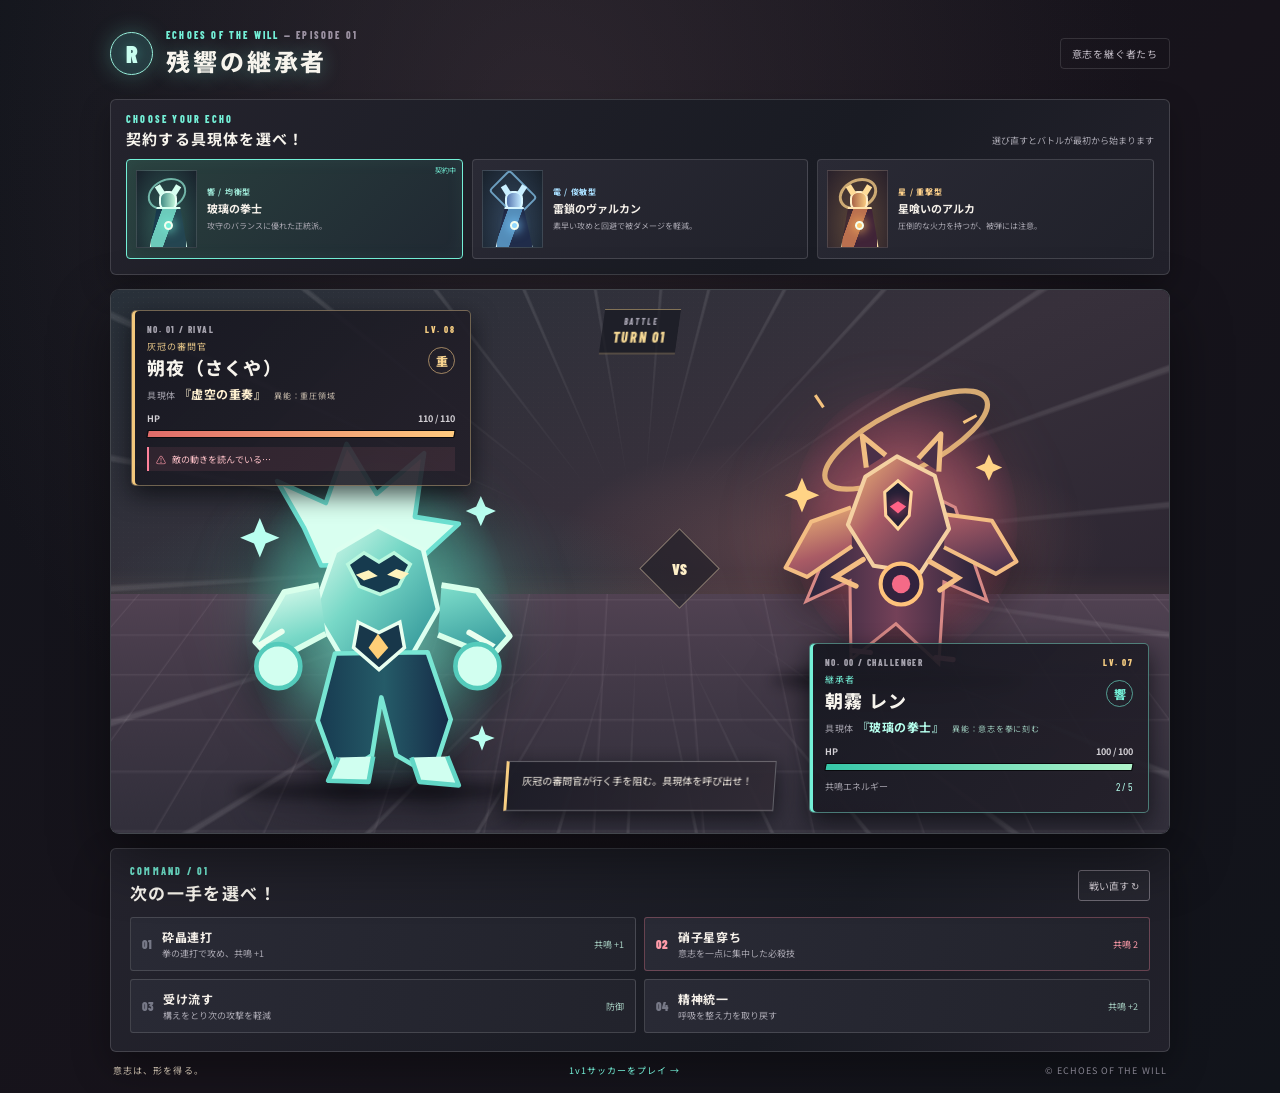
<file: index.html>
<!doctype html>
<html lang="ja">
  <head>
    <meta charset="utf-8">
    <meta name="viewport" content="width=device-width, initial-scale=1">
    <meta name="theme-color" content="#11131b">
    <title>残響の継承者 | 具現体バトルRPG</title>
    <link rel="stylesheet" href="style.css">
    <script src="game.js" defer></script>
  </head>
  <body>
    <main class="game-shell">
      <header class="masthead">
        <div class="brand-mark" aria-hidden="true">R</div>
        <div class="brand-copy">
          <p class="eyebrow">ECHOES OF THE WILL <span>— EPISODE 01</span></p>
          <h1>残響の継承者</h1>
        </div>
        <p class="chapter-tag">意志を継ぐ者たち</p>
      </header>

      <section class="stand-select" aria-labelledby="stand-select-heading">
        <div class="stand-select-heading">
          <div>
            <p class="eyebrow">CHOOSE YOUR ECHO</p>
            <h2 id="stand-select-heading">契約する具現体を選べ！</h2>
          </div>
          <p>選び直すとバトルが最初から始まります</p>
        </div>
        <div class="stand-options" id="stand-options">
          <button type="button" class="stand-option is-selected" data-stand="glass" aria-pressed="true">
            <span class="stand-preview preview-glass" aria-hidden="true">
              <span class="mini-halo"></span><span class="mini-head"></span><span class="mini-body"></span><span class="mini-core"></span>
            </span>
            <span class="stand-option-copy">
              <span class="stand-option-type">響 / 均衡型</span>
              <strong>玻璃の拳士</strong>
              <small>攻守のバランスに優れた正統派。</small>
            </span>
            <span class="stand-check" aria-hidden="true">契約中</span>
          </button>
          <button type="button" class="stand-option" data-stand="storm" aria-pressed="false">
            <span class="stand-preview preview-storm" aria-hidden="true">
              <span class="mini-halo"></span><span class="mini-head"></span><span class="mini-body"></span><span class="mini-core"></span>
            </span>
            <span class="stand-option-copy">
              <span class="stand-option-type">電 / 俊敏型</span>
              <strong>雷鎖のヴァルカン</strong>
              <small>素早い攻めと回避で被ダメージを軽減。</small>
            </span>
            <span class="stand-check" aria-hidden="true">契約中</span>
          </button>
          <button type="button" class="stand-option" data-stand="star" aria-pressed="false">
            <span class="stand-preview preview-star" aria-hidden="true">
              <span class="mini-halo"></span><span class="mini-head"></span><span class="mini-body"></span><span class="mini-core"></span>
            </span>
            <span class="stand-option-copy">
              <span class="stand-option-type">星 / 重撃型</span>
              <strong>星喰いのアルカ</strong>
              <small>圧倒的な火力を持つが、被弾には注意。</small>
            </span>
            <span class="stand-check" aria-hidden="true">契約中</span>
          </button>
        </div>
      </section>

      <section class="battle-scene" aria-label="具現体バトル">
        <div class="scene-sky" aria-hidden="true"></div>
        <div class="scene-horizon" aria-hidden="true"></div>
        <div class="scene-floor" aria-hidden="true"></div>
        <div class="scene-speedlines" aria-hidden="true"></div>

        <div class="turn-stamp">
          <span class="turn-label">BATTLE</span>
          <span id="battle-turn">TURN 01</span>
        </div>

        <article class="status-card enemy-status" aria-labelledby="enemy-name">
          <div class="status-topline"><span class="status-rank">NO. 01 / RIVAL</span><span class="level">LV. 08</span></div>
          <div class="status-name-line">
            <div>
              <p class="status-kind">灰冠の審問官</p>
              <h2 id="enemy-name">朔夜（さくや）</h2>
            </div>
            <span class="type-mark enemy-type">重</span>
          </div>
          <p class="avatar-name">具現体 <strong>『虚空の重奏』</strong><span>異能：重圧領域</span></p>
          <div class="meter-label"><span>HP</span><span id="enemy-hp-text">110 / 110</span></div>
          <div class="meter" role="progressbar" aria-label="敵の体力" aria-valuemin="0" aria-valuemax="110" aria-valuenow="110">
            <span id="enemy-hp-bar" class="meter-fill enemy-hp-fill"></span>
          </div>
          <div class="intent" id="enemy-intent" aria-live="polite">敵の動きを読んでいる…</div>
        </article>

        <div class="avatar enemy-avatar" id="enemy-avatar" role="img" aria-label="虚空の重奏。暗い装甲と浮遊する環をまとう具現体">
          <svg class="avatar-art enemy-art" viewBox="0 0 280 340" aria-hidden="true">
            <defs>
              <linearGradient id="enemyArmor" x1="0" x2="1" y1="0" y2="1">
                <stop offset="0" stop-color="#f2bc77"/>
                <stop offset=".42" stop-color="#a95b65"/>
                <stop offset="1" stop-color="#392a49"/>
              </linearGradient>
              <linearGradient id="enemyCloak" x1="0" x2="1">
                <stop stop-color="#28243c"/>
                <stop offset=".5" stop-color="#744158"/>
                <stop offset="1" stop-color="#252238"/>
              </linearGradient>
              <radialGradient id="enemyCore">
                <stop stop-color="#ff9b92"/>
                <stop offset="1" stop-color="#f14c7a" stop-opacity=".05"/>
              </radialGradient>
            </defs>
            <ellipse cx="145" cy="176" rx="111" ry="134" fill="url(#enemyCore)" opacity=".6"/>
            <g class="halo-ring" fill="none" stroke="#f4c27e" stroke-width="5">
              <ellipse cx="147" cy="94" rx="88" ry="30" transform="rotate(-27 147 94)" opacity=".85"/>
              <path d="M66 62l-8-12m145 27 13-7m-93 54 3 14" stroke-width="3"/>
            </g>
            <path d="M83 171 49 252l43-20 1 77 44-35 42 39 5-80 42 18-31-91-55-27z" fill="url(#enemyCloak)" stroke="#d78986" stroke-width="3"/>
            <path d="m93 160-39 14-25 45 21 9 44-30m92-31 45 6 24 40-20 12-51-26" fill="url(#enemyArmor)" stroke="#f3bd83" stroke-width="4" stroke-linejoin="round"/>
            <path d="m107 130 31-20 37 19 14 52-28 43-46-7-25-40z" fill="url(#enemyArmor)" stroke="#f4d0a1" stroke-width="4" stroke-linejoin="round"/>
            <path d="m126 145 13-11 13 11-2 23-11 13-12-13z" fill="#211e34" stroke="#ffd99d" stroke-width="3"/>
            <path d="m131 159 8-5 8 5-8 7z" fill="#ff6386" filter="drop-shadow(0 0 7px #ff6386)"/>
            <path d="m108 121-4-31 23 19m32 3 22-24-2 37" fill="#4a3048" stroke="#f0bd83" stroke-width="5" stroke-linejoin="round"/>
            <circle cx="142" cy="235" r="20" fill="#33233e" stroke="#ffc37b" stroke-width="4"/>
            <circle cx="142" cy="235" r="9" fill="#f46a87"/>
            <path d="m105 211-27 17 20 9m72-24 28 16-18 12" fill="none" stroke="#f4bd83" stroke-width="5" stroke-linecap="round"/>
            <path d="m94 300 18 2m64 5 17 2" stroke="#ff98a8" stroke-width="5" stroke-linecap="round"/>
            <g fill="#ffd385">
              <path d="m45 131 5 12 12 5-12 5-5 12-5-12-12-5 12-5z"/>
              <path d="m228 108 4 9 9 4-9 4-4 9-4-9-9-4 9-4z"/>
            </g>
          </svg>
        </div>

        <div class="clash-mark" aria-hidden="true"><span>VS</span></div>

        <div class="avatar player-avatar" id="player-avatar" role="img" aria-label="玻璃の拳士。白と青緑の装甲をまとう具現体">
          <svg class="avatar-art player-art" viewBox="0 0 280 340" aria-hidden="true">
            <defs>
              <linearGradient id="playerArmor" x1="0" x2="1" y1="0" y2="1">
                <stop stop-color="#e4fff0"/>
                <stop offset=".42" stop-color="#78d8c7"/>
                <stop offset="1" stop-color="#268b91"/>
              </linearGradient>
              <linearGradient id="playerDark" x1="0" x2="1">
                <stop stop-color="#173a50"/>
                <stop offset=".5" stop-color="#255b68"/>
                <stop offset="1" stop-color="#152a46"/>
              </linearGradient>
              <radialGradient id="playerCore">
                <stop stop-color="#9bffe5"/>
                <stop offset="1" stop-color="#44dabe" stop-opacity=".02"/>
              </radialGradient>
            </defs>
            <ellipse cx="139" cy="184" rx="115" ry="145" fill="url(#playerCore)" opacity=".7"/>
            <path d="m75 102-23-40 42 19 18-51 26 43 41-35-8 55 38 6-37 34-82 2z" fill="#d9fff0" stroke="#6de0d1" stroke-width="4" stroke-linejoin="round"/>
            <path d="m102 123 37-22 39 20 13 52-28 49-53-4-26-44z" fill="url(#playerArmor)" stroke="#dcfff0" stroke-width="4" stroke-linejoin="round"/>
            <path d="m113 134 14-10 13 8 13-8 14 10-10 19-16 7-18-7z" fill="#163a4e" stroke="#baf8df" stroke-width="3"/>
            <path d="m120 143 11-4 8 5-12 4m20-5 8-5 11 4-7 5" fill="#fff3bd"/>
            <path d="m88 152-30 6-25 43 16 17 45-24m100-42 31 5 28 39-16 18-46-19" fill="url(#playerArmor)" stroke="#d8ffeb" stroke-width="5" stroke-linejoin="round"/>
            <path d="m102 211-15 58 18 49 29-19 8-50 13 50 31 18 16-49-20-58z" fill="url(#playerDark)" stroke="#78e6d3" stroke-width="4" stroke-linejoin="round"/>
            <path d="m105 301-9 20 35 1 4-22m33 1 7 21 34 3-10-25" fill="#d0fff0" stroke="#62d7c6" stroke-width="4" stroke-linejoin="round"/>
            <path d="m122 184 18 9 18-9 4 22-22 19-22-19z" fill="#18374a" stroke="#e9fff0" stroke-width="3"/>
            <path d="m139 194 9 12-9 10-8-10z" fill="#ffcf77"/>
            <path d="m56 192-18 11 14 14m166-24 19 11-13 15" fill="none" stroke="#eaffef" stroke-width="5" stroke-linecap="round"/>
            <circle cx="53" cy="222" r="19" fill="#d2fff0" stroke="#54cbbb" stroke-width="4"/>
            <circle cx="225" cy="222" r="19" fill="#d2fff0" stroke="#54cbbb" stroke-width="4"/>
            <g fill="#b9fff0">
              <path d="m37 94 5 12 12 5-12 5-5 12-5-12-12-5 12-5z"/>
              <path d="m228 75 4 9 9 4-9 4-4 9-4-9-9-4 9-4z"/>
              <path d="m229 273 3 8 8 3-8 3-3 8-3-8-8-3 8-3z"/>
            </g>
            <g class="stand-trait trait-storm" fill="none" stroke="#d7f6ff" stroke-width="5" stroke-linecap="round" stroke-linejoin="round">
              <path d="m52 90 18 11-13 13 20 9-17 16"/>
              <path d="m225 126-17 10 14 13-19 10 16 15"/>
              <path d="m47 237 15-8-8-12 17-8"/>
            </g>
            <g class="stand-trait trait-star" fill="none" stroke="#ffe0a0" stroke-width="4">
              <ellipse cx="141" cy="184" rx="120" ry="47" transform="rotate(-24 141 184)"/>
              <path d="m140 40 7 19 20 1-16 12 6 19-17-11-16 12 5-20-16-11 20-1z" fill="#ffb965" stroke="#fff0bc" stroke-width="2"/>
            </g>
          </svg>
        </div>

        <article class="status-card player-status" aria-labelledby="player-name">
          <div class="status-topline"><span class="status-rank">NO. 00 / CHALLENGER</span><span class="level">LV. 07</span></div>
          <div class="status-name-line">
            <div>
              <p class="status-kind">継承者</p>
              <h2 id="player-name">朝霧 レン</h2>
            </div>
            <span class="type-mark player-type" id="player-stand-type">響</span>
          </div>
          <p class="avatar-name">具現体 <strong id="player-stand-name">『玻璃の拳士』</strong><span id="player-stand-ability">異能：意志を拳に刻む</span></p>
          <div class="meter-label"><span>HP</span><span id="player-hp-text">100 / 100</span></div>
          <div class="meter" role="progressbar" aria-label="プレイヤーの体力" aria-valuemin="0" aria-valuemax="100" aria-valuenow="100">
            <span id="player-hp-bar" class="meter-fill hp-fill"></span>
          </div>
          <div class="energy-row">
            <span>共鳴エネルギー</span><span id="energy-text">2 / 5</span>
            <div class="energy-pips" id="energy-pips" aria-label="エネルギー 2 / 5"></div>
          </div>
        </article>

        <div class="battle-message" id="battle-message" aria-live="polite">灰冠の審問官が行く手を阻む。具現体を呼び出せ！</div>
      </section>

      <section class="command-panel" aria-labelledby="battle-heading">
        <div class="command-intro">
          <div>
            <p class="eyebrow">COMMAND / 01</p>
            <h2 id="battle-heading">次の一手を選べ！</h2>
          </div>
          <button type="button" class="restart-button" id="restart-button">戦い直す ↻</button>
        </div>
        <div class="actions" id="actions">
          <button type="button" class="action-button" data-action="strike">
            <span class="action-key">01</span>
            <span class="action-copy"><strong id="strike-name">砕晶連打</strong><small id="strike-description">拳の連打で攻め、共鳴 +1</small></span>
            <span class="action-cost">共鳴 +1</span>
          </button>
          <button type="button" class="action-button special-action" data-action="special">
            <span class="action-key">02</span>
            <span class="action-copy"><strong id="special-name">硝子星穿ち</strong><small id="special-description">意志を一点に集中した必殺技</small></span>
            <span class="action-cost">共鳴 2</span>
          </button>
          <button type="button" class="action-button" data-action="guard">
            <span class="action-key">03</span>
            <span class="action-copy"><strong>受け流す</strong><small>構えをとり次の攻撃を軽減</small></span>
            <span class="action-cost">防御</span>
          </button>
          <button type="button" class="action-button" data-action="focus">
            <span class="action-key">04</span>
            <span class="action-copy"><strong>精神統一</strong><small>呼吸を整え力を取り戻す</small></span>
            <span class="action-cost">共鳴 +2</span>
          </button>
        </div>
      </section>

      <footer><span>意志は、形を得る。</span><a class="game-switch" href="soccer.html">1v1サッカーをプレイ →</a><span>© ECHOES OF THE WILL</span></footer>
    </main>
  </body>
</html>
</file>
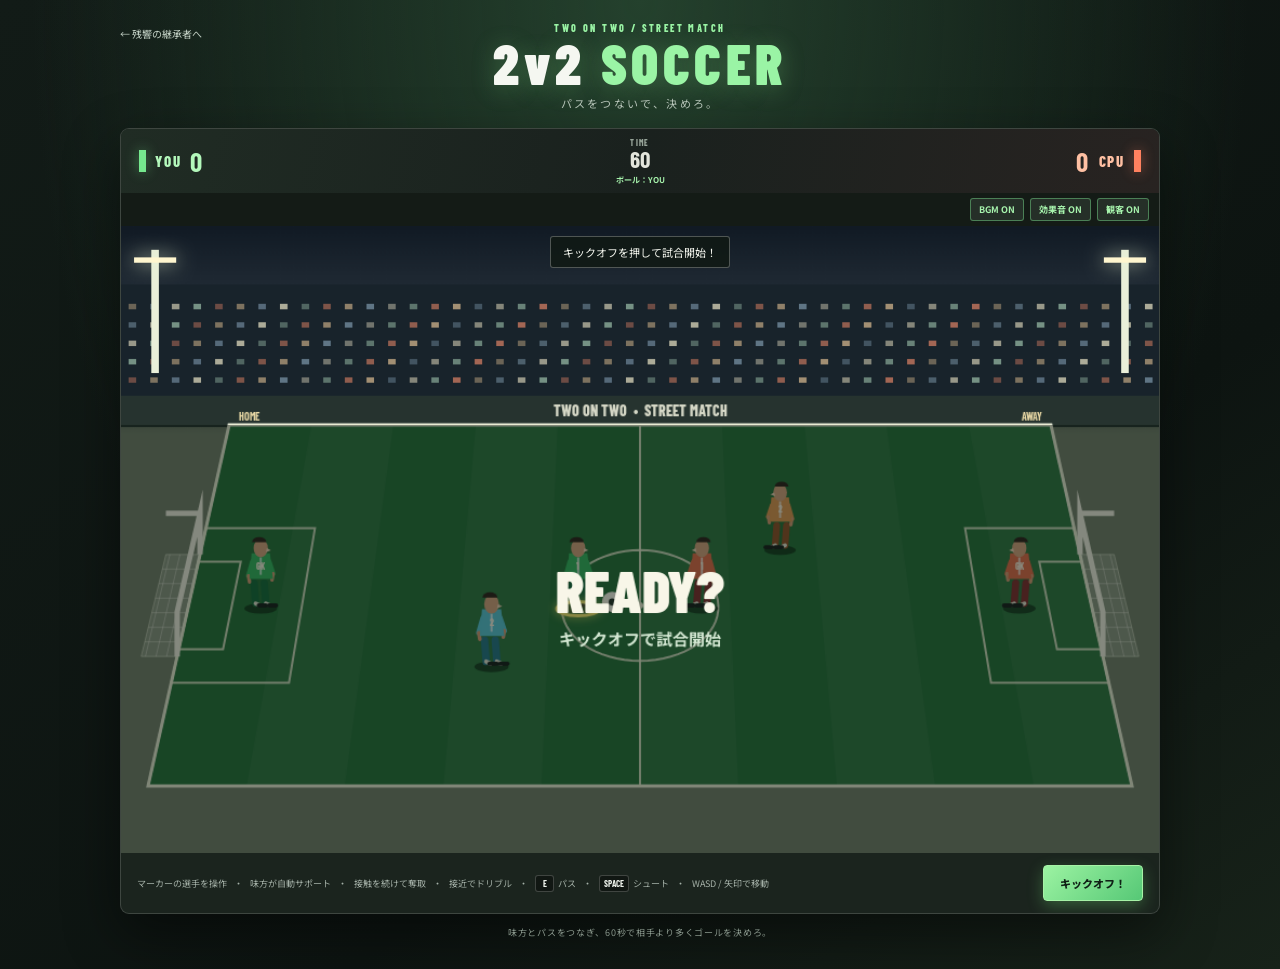
<file: soccer.html>
<!doctype html>
<html lang="ja">
  <head>
    <meta charset="utf-8">
    <meta name="viewport" content="width=device-width, initial-scale=1">
    <meta name="theme-color" content="#10241c">
    <title>TWO ON TWO | 2v2サッカー</title>
    <link rel="stylesheet" href="soccer.css">
    <script src="soccer.js" defer></script>
  </head>
  <body>
    <main class="soccer-shell">
      <header class="soccer-header">
        <a class="back-link" href="index.html">← 残響の継承者へ</a>
        <p class="eyebrow">TWO ON TWO / STREET MATCH</p>


        <h1>2v2 <span>SOCCER</span></h1>
        <p class="subtitle">パスをつないで、決めろ。</p>
      </header>

      <section class="match-panel" aria-label="サッカーの試合">
        <div class="scoreboard" aria-label="スコア">
          <div class="team player-team"><span class="team-color"></span><span>YOU</span><strong id="player-score">0</strong></div>
          <div class="match-clock">
            <span>TIME</span>
            <strong id="match-time">60</strong>
            <span class="possession-state" id="possession-state" data-owner="loose">ボール：ルーズ</span>
          </div>
          <div class="team cpu-team"><strong id="cpu-score">0</strong><span>CPU</span><span class="team-color"></span></div>
        </div>
        <div class="audio-controls" aria-label="音声設定">
          <button type="button" class="audio-toggle" id="music-toggle" aria-pressed="true">BGM ON</button>
          <button type="button" class="audio-toggle" id="sound-toggle" aria-pressed="true">効果音 ON</button>
          <button type="button" class="audio-toggle" id="crowd-toggle" aria-pressed="true">観客 ON</button>
        </div>
        <div class="canvas-wrap">
          <canvas id="soccer-field" width="960" height="580" tabindex="0" aria-label="サイド視点の2対2サッカー場。黄色いマーカーの選手を操作し、WASDまたは矢印キーで移動、Eキーでパス、スペースキーでシュート">
            このブラウザーはCanvasに対応していません。
          </canvas>
          <p class="canvas-status" id="game-status" aria-live="polite">キックオフを押して試合開始！</p>
        </div>
        <div class="match-actions">
          <p>マーカーの選手を操作 <span>・</span> 味方が自動サポート <span>・</span> 接触を続けて奪取 <span>・</span> 接近でドリブル <span>・</span> <kbd>E</kbd> パス <span>・</span> <kbd>SPACE</kbd> シュート <span>・</span> WASD / 矢印で移動</p>
          <button type="button" class="kickoff-button" id="kickoff-button">キックオフ！</button>
        </div>
      </section>

      <nav class="touch-controls" aria-label="タッチ操作">
        <div class="direction-pad">
          <button type="button" data-control="up" aria-label="上へ">▲</button>
          <button type="button" data-control="left" aria-label="左へ">◀</button>
          <button type="button" data-control="down" aria-label="下へ">▼</button>
          <button type="button" data-control="right" aria-label="右へ">▶</button>
        </div>
        <div class="touch-actions">
          <button type="button" class="pass-button" id="pass-button">パス</button>
          <button type="button" class="shoot-button" id="shoot-button">シュート！</button>
        </div>
      </nav>

      <footer>味方とパスをつなぎ、60秒で相手より多くゴールを決めろ。</footer>
    </main>
  </body>
</html>
</file>
<file: style.css>
@import url("https://fonts.googleapis.com/css2?family=Barlow+Condensed:wght@600;700;800;900&family=Noto+Sans+JP:wght@400;500;600;700;800&display=swap");

:root {
  color-scheme: dark;
  font-family: "Noto Sans JP", sans-serif;
  background: #101119;
  color: #f7f4ed;
  font-synthesis: none;
  text-rendering: optimizeLegibility;
  --muted: #aaa9b5;
  --line: #ffffff2b;
  --cyan: #74f0d7;
  --pink: #ff829b;
  --gold: #f7ce82;
}

* { box-sizing: border-box; }

body {
  min-width: 320px;
  min-height: 100vh;
  margin: 0;
  background:
    radial-gradient(ellipse at 42% 12%, #51404a66, transparent 38rem),
    linear-gradient(135deg, #12151c 0%, #17131b 54%, #11141b 100%);
}

button { font: inherit; }

.game-shell {
  width: min(100% - 34px, 1060px);
  margin: 0 auto;
  padding: 22px 0 16px;
}

.masthead {
  display: flex;
  align-items: center;
  gap: 13px;
  min-height: 62px;
  margin-bottom: 15px;
}

.brand-mark {
  display: grid;
  width: 43px;
  height: 43px;
  flex: 0 0 43px;
  place-items: center;
  border: 1px solid #9af4df;
  border-radius: 50%;
  background: radial-gradient(circle, #315c5c, #1d2730 70%);
  box-shadow: 0 0 22px #74f0d744, inset 0 0 12px #74f0d733;
  color: #c8fff0;
  font-family: "Barlow Condensed", sans-serif;
  font-size: 24px;
  font-weight: 900;
}

.brand-copy { flex: 1; }
.eyebrow {
  margin: 0 0 2px;
  color: var(--cyan);
  font-family: "Barlow Condensed", sans-serif;
  font-size: 10px;
  font-weight: 800;
  letter-spacing: .22em;
}
.eyebrow span { color: #9c92a2; }

h1 {
  margin: 0;
  font-size: 24px;
  font-weight: 800;
  letter-spacing: .12em;
  text-shadow: 0 2px 20px #74f0d755;
}

.chapter-tag {
  margin: 0;
  padding: 7px 11px;
  border: 1px solid #ffffff20;
  border-radius: 4px;
  color: #c3bdc7;
  font-size: 10px;
  letter-spacing: .08em;
}

.stand-select {
  margin-bottom: 14px;
  padding: 13px 15px 15px;
  border: 1px solid #ffffff25;
  border-radius: 6px;
  background: linear-gradient(125deg, #24232d, #191b23 65%, #22212b);
  box-shadow: 0 12px 30px #0004;
}

.stand-select-heading {
  display: flex;
  align-items: end;
  justify-content: space-between;
  gap: 12px;
  margin-bottom: 10px;
}

.stand-select-heading .eyebrow { margin-bottom: 3px; }
.stand-select-heading h2 { margin: 0; font-size: 15px; letter-spacing: .08em; }
.stand-select-heading > p { margin: 0 0 2px; color: #aaa8b2; font-size: 9px; }

.stand-options { display: grid; grid-template-columns: repeat(3, minmax(0, 1fr)); gap: 9px; }

.stand-option {
  position: relative;
  display: flex;
  min-width: 0;
  min-height: 100px;
  align-items: center;
  gap: 10px;
  padding: 9px;
  overflow: hidden;
  border: 1px solid #ffffff24;
  border-radius: 4px;
  background: linear-gradient(135deg, #2a2a35, #20212a);
  color: #f5f0e9;
  cursor: pointer;
  text-align: left;
  transition: border-color .16s, background .16s, transform .16s;
}

.stand-option:hover { transform: translateY(-2px); border-color: #ffffff66; }
.stand-option:focus-visible { outline: 2px solid var(--cyan); outline-offset: 3px; }
.stand-option.is-selected { border-color: var(--cyan); background: linear-gradient(135deg, #29403e, #202832); box-shadow: inset 0 0 18px #74f0d711; }

.stand-preview {
  position: relative;
  display: block;
  width: 61px;
  height: 78px;
  flex: 0 0 61px;
  overflow: hidden;
  border: 1px solid #ffffff22;
  background: radial-gradient(ellipse at 50% 70%, #45928366, #18212b);
}
.preview-storm { background: radial-gradient(ellipse at 50% 70%, #4778a466, #18212b); }
.preview-star { background: radial-gradient(ellipse at 50% 70%, #b17a4666, #28202a); }
.mini-halo {
  position: absolute;
  top: 8px;
  left: 10px;
  width: 40px;
  height: 30px;
  border: 2px solid #9af4dfaa;
  border-radius: 50%;
  transform: rotate(-25deg);
}
.preview-storm .mini-halo { border-color: #91d6ffaa; border-radius: 4px; transform: rotate(45deg); }
.preview-star .mini-halo { border-color: #ffd58cbb; border-width: 3px; }
.mini-head {
  position: absolute;
  top: 20px;
  left: 22px;
  width: 18px;
  height: 19px;
  border: 2px solid #e8fff5;
  border-radius: 40% 40% 35% 35%;
  background: linear-gradient(90deg, #438c85, #c0f5d9);
}
.mini-head::before, .mini-head::after {
  position: absolute;
  top: -8px;
  width: 6px;
  height: 10px;
  background: #d7fff0;
  content: "";
}
.mini-head::before { left: -4px; transform: rotate(-32deg); }
.mini-head::after { right: -4px; transform: rotate(32deg); }
.mini-body {
  position: absolute;
  bottom: -5px;
  left: 12px;
  width: 39px;
  height: 45px;
  border: 2px solid #d8fff0;
  background: linear-gradient(110deg, #18384b 0 22%, #6ccabb 23% 51%, #244551 52%);
  clip-path: polygon(20% 0, 80% 0, 100% 100%, 0 100%);
}
.preview-storm .mini-head { border-color: #d8f6ff; background: linear-gradient(90deg, #5575ae, #c2e9ff); }
.preview-storm .mini-head::before, .preview-storm .mini-head::after { background: #c9efff; }
.preview-storm .mini-body { border-color: #d8f6ff; background: linear-gradient(110deg, #202844 0 22%, #548db9 23% 51%, #202c4a 52%); clip-path: polygon(26% 0, 74% 0, 100% 100%, 0 100%); }
.preview-star .mini-head { border-color: #ffedc5; background: linear-gradient(90deg, #a96446, #f8cb82); }
.preview-star .mini-head::before, .preview-star .mini-head::after { background: #ffdc98; }
.preview-star .mini-body { border-color: #ffe4ad; background: linear-gradient(110deg, #3c2631 0 22%, #ba704f 23% 51%, #402438 52%); clip-path: polygon(20% 0, 80% 0, 100% 100%, 0 100%); }
.mini-core {
  position: absolute;
  z-index: 1;
  bottom: 17px;
  left: 27px;
  width: 9px;
  height: 9px;
  border: 2px solid #f4fff0;
  border-radius: 50%;
  background: #75efd7;
  box-shadow: 0 0 10px 3px #74f0d788;
}
.preview-storm .mini-core { background: #92d9ff; box-shadow: 0 0 10px 3px #78caff99; }
.preview-star .mini-core { background: #ffc96f; box-shadow: 0 0 10px 3px #ffb95d99; }
.stand-option-copy { display: grid; min-width: 0; gap: 4px; }
.stand-option-type { color: #9ee8d7; font-size: 8px; font-weight: 700; letter-spacing: .09em; }
.preview-storm ~ .stand-option-copy .stand-option-type { color: #a9dfff; }
.preview-star ~ .stand-option-copy .stand-option-type { color: #ffd28b; }
.stand-option-copy strong { font-size: 11px; line-height: 1.4; }
.stand-option-copy small { color: #aaa8b2; font-size: 8px; line-height: 1.5; }
.stand-check {
  position: absolute;
  top: 5px;
  right: 6px;
  color: var(--cyan);
  font-size: 7px;
  opacity: 0;
}
.stand-option.is-selected .stand-check { opacity: 1; }

.battle-scene {
  position: relative;
  height: 545px;
  overflow: hidden;
  isolation: isolate;
  border: 1px solid #ffffff2c;
  border-radius: 9px;
  background: #1c2028;
  box-shadow: 0 24px 60px #0007, inset 0 0 55px #0004;
}

.scene-sky {
  position: absolute;
  z-index: -5;
  inset: 0;
  background:
    radial-gradient(ellipse at 68% 47%, #b7757255, transparent 27%),
    radial-gradient(ellipse at 27% 62%, #47b8a633, transparent 29%),
    linear-gradient(155deg, #29313a 0%, #37303b 44%, #241e2a 100%);
}

.scene-sky::before {
  position: absolute;
  inset: 0;
  background-image: radial-gradient(#f6e8d322 .75px, transparent .75px);
  background-size: 5px 5px;
  content: "";
  opacity: .3;
  mask-image: linear-gradient(160deg, #000 0%, transparent 65%);
}

.scene-horizon {
  position: absolute;
  z-index: -4;
  top: 57%;
  right: -8%;
  left: -8%;
  height: 1px;
  background: linear-gradient(90deg, transparent, #c6b4a577 45%, #e8b3a577 60%, transparent);
  box-shadow: 0 0 28px 8px #f6b58c22;
}

.scene-floor {
  position: absolute;
  z-index: -3;
  top: 56%;
  right: -12%;
  bottom: -34%;
  left: -12%;
  background:
    repeating-linear-gradient(90deg, transparent 0 76px, #d6c6d016 77px 78px),
    repeating-linear-gradient(0deg, transparent 0 36px, #d6c6d014 37px 38px),
    linear-gradient(180deg, #514252, #232630 68%);
  transform: perspective(350px) rotateX(31deg);
  transform-origin: top;
}

.scene-speedlines {
  position: absolute;
  z-index: -2;
  inset: 0;
  background: repeating-conic-gradient(from 7deg at 50% 49%, transparent 0deg 7deg, #fff 7.3deg 7.6deg, transparent 8deg 14deg);
  opacity: .11;
  mask-image: radial-gradient(ellipse at 50% 51%, transparent 0 19%, #000 77%);
  pointer-events: none;
}

.turn-stamp {
  position: absolute;
  z-index: 4;
  top: 19px;
  left: 50%;
  display: grid;
  gap: 2px;
  min-width: 76px;
  padding: 7px 10px;
  border-top: 1px solid #f4d18c77;
  border-bottom: 1px solid #f4d18c77;
  background: #171820b8;
  color: #f5d894;
  font-family: "Barlow Condensed", sans-serif;
  font-size: 14px;
  font-weight: 800;
  letter-spacing: .12em;
  text-align: center;
  transform: translateX(-50%) skew(-8deg);
}
.turn-label { color: #aaa7b5; font-size: 8px; letter-spacing: .22em; }

.avatar {
  position: absolute;
  z-index: 2;
  display: grid;
  place-items: center;
  filter: drop-shadow(0 15px 18px #090a10aa);
  transform-origin: 50% 80%;
}

.avatar-art { display: block; width: 100%; height: 100%; overflow: visible; }

.enemy-avatar {
  top: 54px;
  right: 12%;
  width: 286px;
  height: 347px;
  animation: hover-enemy 3.8s ease-in-out infinite;
}

.player-avatar {
  bottom: 30px;
  left: 10%;
  width: 324px;
  height: 394px;
  animation: hover-player 3.4s ease-in-out infinite;
}

.enemy-avatar::after, .player-avatar::after {
  position: absolute;
  z-index: -1;
  right: 5%;
  bottom: 1%;
  left: 5%;
  height: 16px;
  border-radius: 50%;
  background: #090a10aa;
  content: "";
  filter: blur(7px);
}

.enemy-avatar::before, .player-avatar::before {
  position: absolute;
  z-index: -2;
  width: 75%;
  height: 60%;
  border-radius: 50%;
  background: #ff829b33;
  content: "";
  filter: blur(32px);
}

.player-avatar::before { background: #74f0d744; }
.player-avatar[data-stand="storm"]::before { background: #70bfff55; }
.player-avatar[data-stand="star"]::before { background: #ffbd6b55; }
.player-avatar[data-stand="storm"] .avatar-art { filter: hue-rotate(25deg) saturate(1.3); }
.player-avatar[data-stand="star"] .avatar-art { filter: hue-rotate(220deg) saturate(1.35); }
.stand-trait { opacity: 0; transition: opacity .25s ease; }
.player-avatar[data-stand="storm"] .trait-storm, .player-avatar[data-stand="star"] .trait-star { opacity: .9; }

.enemy-status, .player-status {
  position: absolute;
  z-index: 5;
  width: min(37%, 340px);
  padding: 13px 15px 14px;
  border: 1px solid #f2d39466;
  border-radius: 5px;
  background: linear-gradient(135deg, #171821ed, #24202ae8);
  box-shadow: 0 9px 24px #06070bb3, inset 3px 0 #f2c77c;
}

.enemy-status { top: 20px; left: 20px; }
.player-status { right: 20px; bottom: 20px; border-color: #80e9d477; box-shadow: 0 9px 24px #06070bb3, inset 3px 0 var(--cyan); }
.status-topline, .status-name-line, .meter-label { display: flex; align-items: center; justify-content: space-between; }
.status-rank, .level { color: #a7a4af; font-family: "Barlow Condensed", sans-serif; font-size: 9px; font-weight: 800; letter-spacing: .16em; }
.level { color: var(--gold); }
.status-name-line { align-items: center; margin-top: 5px; }
.status-kind { margin: 0 0 1px; color: #e4c487; font-size: 9px; letter-spacing: .12em; }
.player-status .status-kind { color: var(--cyan); }
.status-name-line h2 { margin: 0; font-size: 18px; font-weight: 800; letter-spacing: .07em; }
.type-mark {
  display: grid;
  width: 27px;
  height: 27px;
  place-items: center;
  border: 1px solid #f3c98799;
  border-radius: 50%;
  color: #f8d490;
  font-size: 12px;
  font-weight: 800;
}
.player-type { border-color: #74f0d799; color: var(--cyan); }
.avatar-name { margin: 5px 0 10px; color: #aaa8b2; font-size: 9px; letter-spacing: .08em; }
.avatar-name strong { color: #fff1d1; font-size: 12px; letter-spacing: .04em; }
.avatar-name span { margin-left: 8px; color: #c5b9aa; font-size: 8px; }
.player-status .avatar-name strong { color: #b6ffed; }
.player-status .avatar-name span { color: #9cc9bb; }

.meter-label { margin-bottom: 5px; color: #d3d0d5; font-size: 9px; font-weight: 700; }
.meter {
  height: 8px;
  overflow: hidden;
  border: 1px solid #090a0d;
  border-radius: 1px;
  background: #111219;
  transform: skew(-10deg);
}
.meter-fill { display: block; width: 100%; height: 100%; transition: width .35s ease; }
.hp-fill { background: linear-gradient(90deg, #36c7a8, #b0f4ca); box-shadow: 0 0 12px #74f0d377; }
.enemy-hp-fill { background: linear-gradient(90deg, #e06b69, #ffca7e); box-shadow: 0 0 12px #f39c7866; }
.energy-row { display: grid; grid-template-columns: 1fr auto; align-items: center; gap: 5px; margin-top: 9px; color: #a7a5af; font-size: 9px; }
.energy-row > span:nth-child(2) { color: #b6ffed; font-family: "Barlow Condensed", sans-serif; font-size: 11px; }
.energy-pips { display: flex; grid-column: 1 / -1; gap: 4px; }
.energy-pip { width: 20px; height: 4px; background: #393b45; }
.energy-pip.filled { background: var(--cyan); box-shadow: 0 0 8px #74f0d399; }

.intent {
  display: flex;
  align-items: center;
  gap: 6px;
  min-height: 24px;
  margin-top: 9px;
  padding: 4px 7px;
  border-left: 2px solid var(--pink);
  background: #ff829b16;
  color: #ffc2c9;
  font-size: 9px;
}
.intent::before { color: #ff9aa9; content: "⚠"; font-size: 10px; }

.clash-mark {
  position: absolute;
  z-index: 1;
  top: 46%;
  left: 51%;
  width: 57px;
  height: 57px;
  border: 1px solid #f3dbb877;
  background: #1c1b2399;
  color: #fff0c8;
  font-family: "Barlow Condensed", sans-serif;
  font-size: 15px;
  font-weight: 900;
  transform: rotate(45deg);
}
.clash-mark span { display: grid; height: 100%; place-items: center; transform: rotate(-45deg); }

.battle-message {
  position: absolute;
  z-index: 6;
  bottom: 22px;
  left: 50%;
  width: min(27%, 270px);
  min-height: 50px;
  padding: 11px 14px;
  border: 1px solid #ffffff4d;
  border-left: 3px solid var(--gold);
  background: linear-gradient(110deg, #1b1b25f2, #302a34ec);
  box-shadow: 0 7px 22px #05060aaa;
  color: #f8f2e7;
  font-size: 10px;
  line-height: 1.65;
  transform: translateX(-50%) skew(-4deg);
}

.command-panel {
  margin-top: 14px;
  padding: 16px 19px 18px;
  border: 1px solid #ffffff25;
  border-radius: 6px;
  background: linear-gradient(125deg, #24232d, #191b23 65%, #22212b);
  box-shadow: 0 16px 38px #0005;
}

.command-intro { display: flex; align-items: center; justify-content: space-between; }
.command-intro .eyebrow { margin-bottom: 3px; }
.command-intro h2 { margin: 0; font-size: 17px; letter-spacing: .08em; }
.restart-button {
  padding: 7px 10px;
  border: 1px solid #6c6872;
  border-radius: 3px;
  background: #ffffff08;
  color: #d1cbd2;
  cursor: pointer;
  font-size: 10px;
  transition: background .2s, border-color .2s;
}
.restart-button:hover { border-color: var(--gold); background: #f7ce8211; }

.actions { display: grid; grid-template-columns: 1fr 1fr; gap: 8px; margin-top: 12px; }
.action-button {
  display: flex;
  min-height: 54px;
  align-items: center;
  gap: 10px;
  padding: 8px 11px;
  border: 1px solid #ffffff25;
  border-radius: 3px;
  background: linear-gradient(100deg, #292a35, #22232c);
  color: #f5f0e9;
  cursor: pointer;
  text-align: left;
  transition: transform .15s, border-color .15s, background .15s;
}
.action-button:hover:not(:disabled) { transform: translateY(-2px); border-color: var(--cyan); background: linear-gradient(100deg, #263c3c, #252b34); }
.action-button:focus-visible, .restart-button:focus-visible { outline: 2px solid var(--cyan); outline-offset: 3px; }
.action-button:disabled { cursor: not-allowed; opacity: .4; }
.action-key { color: #777987; font-family: "Barlow Condensed", sans-serif; font-size: 12px; font-weight: 900; }
.action-copy { display: grid; gap: 2px; }
.action-copy strong { font-size: 12px; letter-spacing: .06em; }
.action-copy small { color: #aaa8b2; font-size: 9px; }
.action-cost { margin-left: auto; color: #a7cfc2; font-size: 9px; white-space: nowrap; }
.special-action { border-color: #ef829655; }
.special-action .action-key, .special-action .action-cost { color: #ff9ba9; }

footer { display: flex; justify-content: space-between; padding: 12px 3px 0; color: #85828f; font-size: 9px; letter-spacing: .12em; }
footer span:first-child { color: #c7bbaa; }
.game-switch { color: var(--cyan); text-decoration: none; }
.game-switch:hover { text-decoration: underline; }

.enemy-avatar.hit { animation: enemy-hit .42s ease-in-out; }
.player-avatar.hit { animation: player-hit .42s ease-in-out; }
.enemy-avatar.attacking { animation: enemy-attack .38s ease-in-out; }
.player-avatar.guarding { animation: guard-pulse .48s ease-out; }

@keyframes hover-player {
  0%, 100% { transform: translateY(0) rotate(-1deg); }
  50% { transform: translateY(-8px) rotate(1deg); }
}
@keyframes hover-enemy {
  0%, 100% { transform: translateY(0) rotate(1deg); }
  50% { transform: translateY(-7px) rotate(-1deg); }
}
@keyframes enemy-hit {
  0%, 100% { transform: translateX(0); filter: brightness(1); }
  35% { transform: translateX(15px); filter: brightness(2.2); }
  70% { transform: translateX(-7px); filter: brightness(1.3); }
}
@keyframes player-hit {
  0%, 100% { transform: translateX(0); filter: brightness(1); }
  35% { transform: translateX(-15px); filter: brightness(2.2); }
  70% { transform: translateX(7px); filter: brightness(1.3); }
}
@keyframes enemy-attack {
  0%, 100% { transform: translateX(0) scale(1); }
  50% { transform: translateX(-35px) scale(1.08); filter: brightness(1.5); }
}
@keyframes guard-pulse {
  0%, 100% { filter: drop-shadow(0 15px 18px #090a10aa); }
  50% { filter: drop-shadow(0 0 22px #74f0d7); }
}

@media (max-width: 720px) {
  .game-shell { width: min(100% - 20px, 520px); padding-top: 13px; }
  .masthead { min-height: 52px; margin-bottom: 10px; gap: 9px; }
  .brand-mark { width: 36px; height: 36px; flex-basis: 36px; font-size: 20px; }
  h1 { font-size: 20px; }
  .eyebrow { font-size: 8px; }
  .chapter-tag { padding: 5px 7px; font-size: 8px; }
  .stand-select { margin-bottom: 10px; padding: 11px; }
  .stand-select-heading { align-items: start; }
  .stand-select-heading h2 { font-size: 13px; }
  .stand-select-heading > p { max-width: 145px; font-size: 8px; text-align: right; }
  .stand-options { grid-template-columns: 1fr; gap: 6px; }
  .stand-option { min-height: 72px; gap: 9px; padding: 5px 8px; }
  .stand-preview { width: 48px; height: 60px; flex-basis: 48px; }
  .mini-halo { top: 6px; left: 6px; transform: scale(.8) rotate(-25deg); }
  .preview-storm .mini-halo { transform: scale(.8) rotate(45deg); }
  .preview-star .mini-halo { transform: scale(.8); }
  .mini-head { top: 16px; left: 17px; transform: scale(.8); }
  .mini-body { left: 6px; width: 34px; height: 37px; }
  .mini-core { bottom: 13px; left: 20px; transform: scale(.8); }
  .stand-option-copy { gap: 2px; }
  .stand-option-copy strong { font-size: 10px; }
  .stand-option-copy small { font-size: 8px; }
  .battle-scene { height: 555px; }
  .enemy-status, .player-status { width: 59%; padding: 10px 11px; }
  .enemy-status { top: 12px; left: 10px; }
  .player-status { right: 10px; bottom: 12px; }
  .status-name-line h2 { font-size: 15px; }
  .avatar-name { margin: 3px 0 7px; }
  .enemy-avatar { top: 142px; right: -4%; width: 205px; height: 252px; }
  .player-avatar { bottom: 106px; left: -5%; width: 242px; height: 293px; }
  .turn-stamp { top: 156px; left: 50%; min-width: 62px; padding: 5px 7px; font-size: 11px; }
  .clash-mark { top: 47%; left: 52%; width: 37px; height: 37px; font-size: 11px; }
  .battle-message { bottom: 175px; left: 57%; width: 42%; min-height: 44px; padding: 8px; font-size: 9px; }
  .scene-speedlines { opacity: .08; }
  .command-panel { margin-top: 10px; padding: 13px 12px; }
  .command-intro h2 { font-size: 15px; }
  .actions { gap: 6px; margin-top: 10px; }
  .action-button { min-height: 57px; gap: 7px; padding: 7px; }
  .action-copy strong { font-size: 11px; }
  .action-copy small { font-size: 8px; }
  .action-cost { font-size: 8px; }
}

@media (max-width: 390px) {
  .chapter-tag { display: none; }
  .enemy-status, .player-status { width: 64%; }
  .enemy-avatar { right: -13%; }
  .player-avatar { left: -13%; }
  .battle-message { left: 58%; width: 41%; font-size: 8px; }
  .actions { grid-template-columns: 1fr; }
  .action-button { min-height: 48px; }
  .action-copy small { font-size: 9px; }
  footer { font-size: 8px; }
  .game-switch { letter-spacing: 0; }
}

@media (prefers-reduced-motion: reduce) {
  *, *::before, *::after {
    animation-duration: .01ms !important;
    animation-iteration-count: 1 !important;
    scroll-behavior: auto !important;
    transition-duration: .01ms !important;
  }
}
</file>
<file: soccer.css>
@import url("https://fonts.googleapis.com/css2?family=Barlow+Condensed:wght@600;700;800;900&family=Noto+Sans+JP:wght@400;500;700;800&display=swap");

:root {
  color-scheme: dark;
  font-family: "Noto Sans JP", sans-serif;
  background: #101713;
  color: #f5f7f1;
  font-synthesis: none;
  text-rendering: optimizeLegibility;
  --green: #9af4a5;
  --muted: #a4b0a7;
}

* { box-sizing: border-box; }

body {
  min-width: 320px;
  min-height: 100vh;
  margin: 0;
  background:
    radial-gradient(ellipse at 50% 0, #24412d 0, transparent 38rem),
    linear-gradient(145deg, #121b17, #0d1411 65%, #172219);
}

button { font: inherit; }

.soccer-shell { width: min(100% - 28px, 1040px); margin: 0 auto; padding: 22px 0 30px; }
.soccer-header { position: relative; margin-bottom: 17px; text-align: center; }
.back-link { position: absolute; top: 4px; left: 0; color: #c3d1c5; font-size: 10px; text-decoration: none; }
.back-link:hover { color: var(--green); }
.eyebrow { margin: 0 0 1px; color: var(--green); font-family: "Barlow Condensed", sans-serif; font-size: 10px; font-weight: 800; letter-spacing: .24em; }
h1 { margin: 0; font-family: "Barlow Condensed", sans-serif; font-size: clamp(36px, 7vw, 56px); font-weight: 900; letter-spacing: .08em; line-height: 1; text-shadow: 0 3px 24px #87e88a44; }
h1 span { color: var(--green); }
.subtitle { margin: 4px 0 0; color: #b6c4b8; font-size: 11px; letter-spacing: .2em; }

.match-panel { overflow: hidden; border: 1px solid #ffffff27; border-radius: 9px; background: #1b241e; box-shadow: 0 20px 55px #0007; }
.scoreboard { display: grid; grid-template-columns: 1fr 76px 1fr; min-height: 64px; align-items: center; padding: 8px 18px; background: linear-gradient(105deg, #202c24, #1a211e 50%, #282321); }
.team { display: flex; align-items: center; gap: 9px; font-family: "Barlow Condensed", sans-serif; font-size: 15px; font-weight: 800; letter-spacing: .12em; }
.team strong { font-size: 27px; line-height: 1; }
.cpu-team { justify-content: flex-end; color: #ffc0a3; }
.player-team { color: #b3f8bb; }
.team-color { width: 7px; height: 22px; background: #75e88e; box-shadow: 0 0 13px #75e88e77; }
.cpu-team .team-color { background: #ff815f; box-shadow: 0 0 13px #ff815f77; }
.match-clock { display: grid; justify-items: center; gap: 0; color: #e3e5dc; font-family: "Barlow Condensed", sans-serif; }
.match-clock span { color: #96a398; font-size: 8px; font-weight: 800; letter-spacing: .16em; }
.match-clock strong { font-size: 23px; line-height: 1; }
.match-clock .possession-state { margin-top: 3px; color: #c4d2c6; font-family: "Noto Sans JP", sans-serif; font-size: 8px; font-weight: 700; letter-spacing: 0; white-space: nowrap; }
.possession-state[data-owner="player"] { color: #a7f4ad; }
.possession-state[data-owner="cpu"] { color: #ffb19a; }

.audio-controls { display: flex; justify-content: flex-end; gap: 6px; padding: 5px 10px; background: #141b16; }
.audio-toggle { padding: 4px 8px; border: 1px solid #ffffff2b; border-radius: 3px; background: #252f28; color: #c8d3c9; cursor: pointer; font-size: 9px; font-weight: 700; }
.audio-toggle[aria-pressed="true"] { border-color: #77dc8c77; color: #a7f4ad; }
.audio-toggle:hover { background: #303c33; }
.audio-toggle:focus-visible { outline: 2px solid #fff; outline-offset: 2px; }

.canvas-wrap { position: relative; background: #153820; }
#soccer-field { display: block; width: 100%; height: auto; aspect-ratio: 48 / 29; outline: none; touch-action: none; }
#soccer-field:focus-visible { box-shadow: inset 0 0 0 3px #fff; }
.canvas-status { position: absolute; top: 10px; left: 50%; max-width: calc(100% - 20px); margin: 0; padding: 7px 12px; border: 1px solid #ffffff44; border-radius: 3px; background: #101913c9; color: #f5f7ef; font-size: 11px; text-align: center; transform: translateX(-50%); }

.match-actions { display: flex; align-items: center; justify-content: space-between; gap: 12px; padding: 12px 16px; }
.match-actions p { display: flex; align-items: center; flex-wrap: wrap; gap: 4px; margin: 0; color: var(--muted); font-size: 9px; }
kbd { min-width: 19px; padding: 2px 4px; border: 1px solid #ffffff32; border-radius: 3px; background: #111713; color: #edf2eb; font: 700 9px "Barlow Condensed", sans-serif; text-align: center; }
.match-actions p span { margin: 0 3px; }
.kickoff-button, .shoot-button, .pass-button { border: 1px solid #a6f2a6; border-radius: 4px; background: linear-gradient(135deg, #9cf3a2, #56c876); color: #102116; cursor: pointer; font-weight: 800; box-shadow: 0 5px 16px #72db7650; }
.kickoff-button { flex: 0 0 auto; padding: 9px 16px; font-size: 11px; }
.kickoff-button:hover, .shoot-button:hover, .pass-button:hover { filter: brightness(1.08); }
.kickoff-button:focus-visible, .shoot-button:focus-visible, .pass-button:focus-visible, .direction-pad button:focus-visible { outline: 2px solid #fff; outline-offset: 3px; }

.touch-controls { display: none; }
.touch-actions { display: flex; width: min(58%, 260px); gap: 8px; }
.pass-button { flex: 1; min-height: 64px; border-color: #b7d9ff; background: linear-gradient(135deg, #c0dcff, #78a8e8); font-size: 14px; touch-action: manipulation; }
.shoot-button { flex: 1.25; min-height: 64px; font-size: 15px; touch-action: manipulation; }
footer { padding-top: 12px; color: #89978c; font-size: 9px; letter-spacing: .08em; text-align: center; }

@media (max-width: 620px) {
  .soccer-shell { width: min(100% - 16px, 500px); padding-top: 13px; }
  .soccer-header { margin-bottom: 12px; padding-top: 21px; }
  .back-link { top: 0; }
  .scoreboard { min-height: 54px; padding: 7px 10px; }
  .team { gap: 6px; font-size: 12px; }
  .team strong { font-size: 23px; }
  .team-color { width: 5px; height: 18px; }
  .match-actions { align-items: stretch; padding: 9px; }
  .match-actions p { max-width: 68%; font-size: 8px; }
  .kickoff-button { padding: 8px 10px; font-size: 10px; }
  .touch-controls { display: flex; align-items: center; justify-content: space-between; gap: 14px; padding: 13px 10px 0; }
  .direction-pad { display: grid; grid-template-columns: repeat(3, 42px); grid-template-rows: repeat(2, 39px); gap: 4px; }
  .direction-pad button { border: 1px solid #ffffff33; border-radius: 5px; background: #252f28; color: #e5eee6; font-size: 12px; touch-action: none; }
  .direction-pad button:nth-child(1) { grid-column: 2; }
  .direction-pad button:nth-child(2) { grid-column: 1; grid-row: 2; }
  .direction-pad button:nth-child(3) { grid-column: 2; grid-row: 2; }
  .direction-pad button:nth-child(4) { grid-column: 3; grid-row: 2; }
  .touch-actions { width: min(58%, 260px); }
}

@media (prefers-reduced-motion: reduce) {
  *, *::before, *::after { scroll-behavior: auto !important; transition-duration: .01ms !important; }
}
</file>
